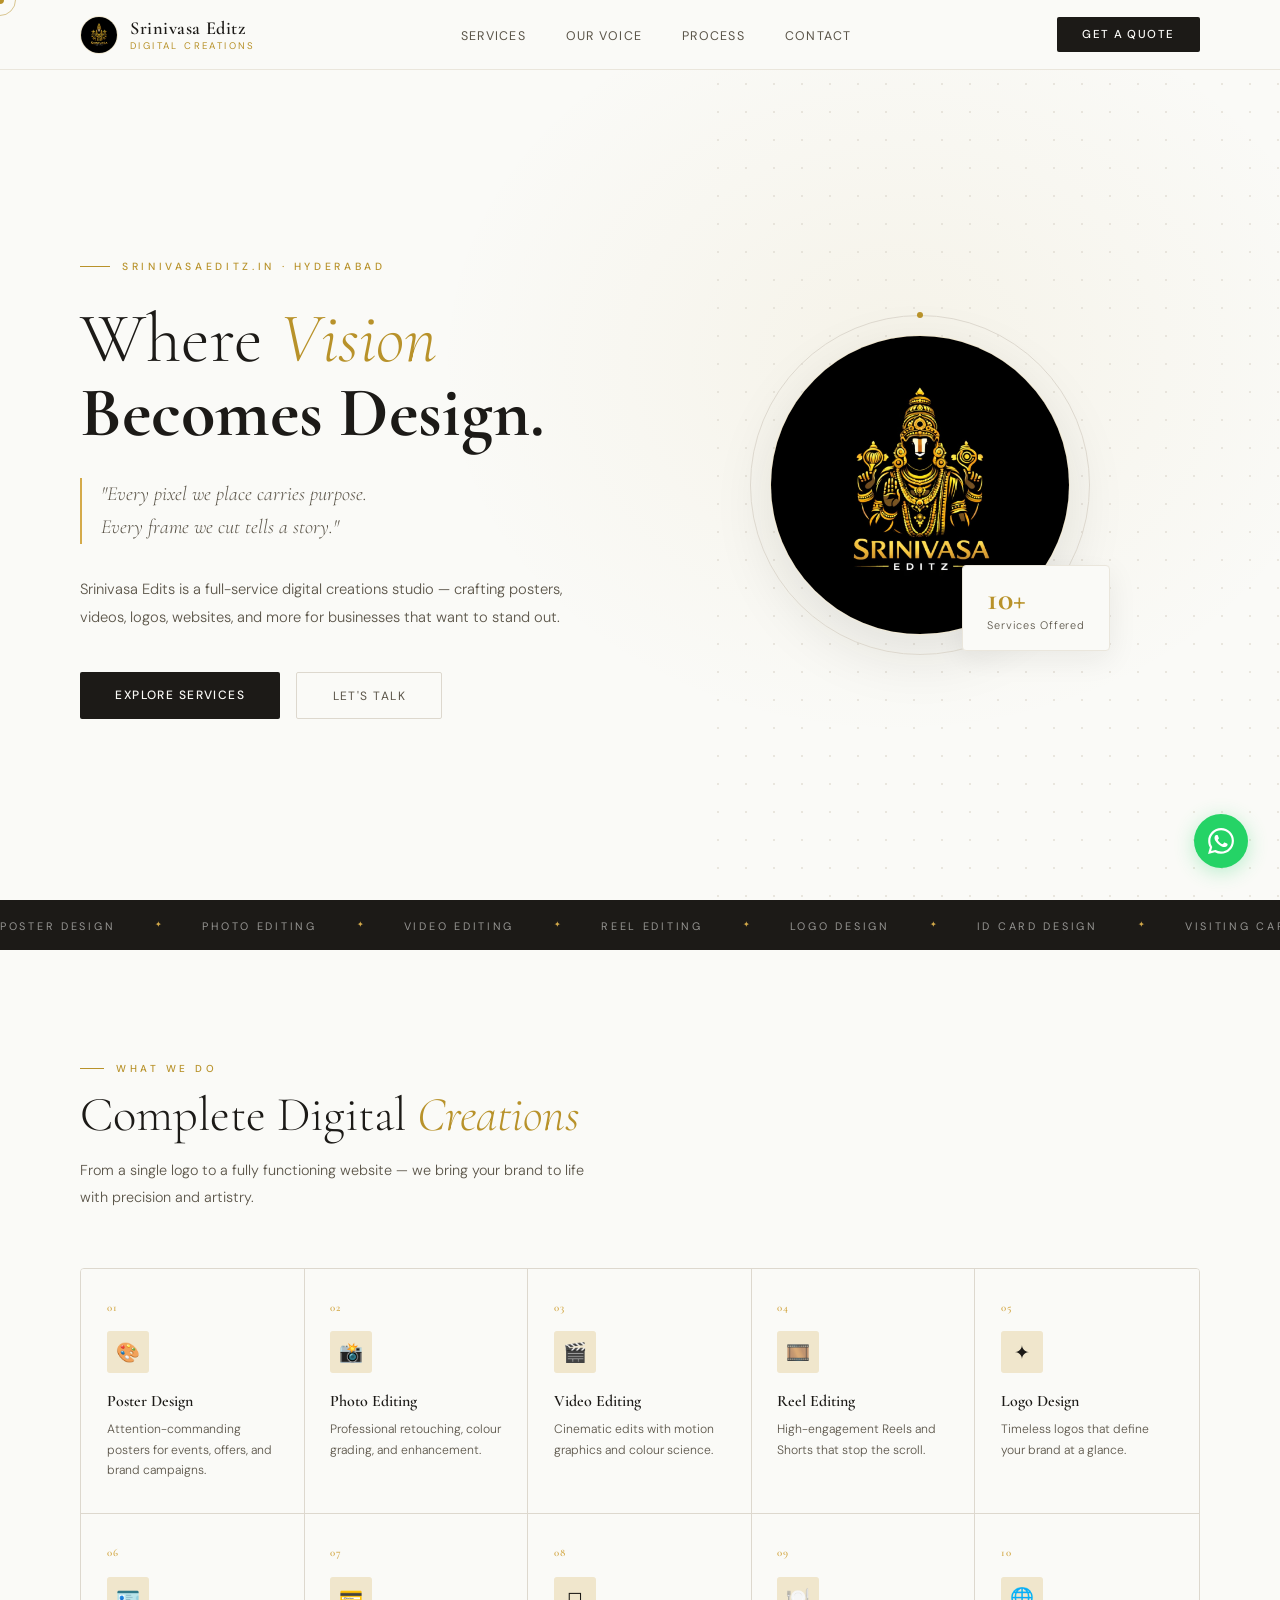
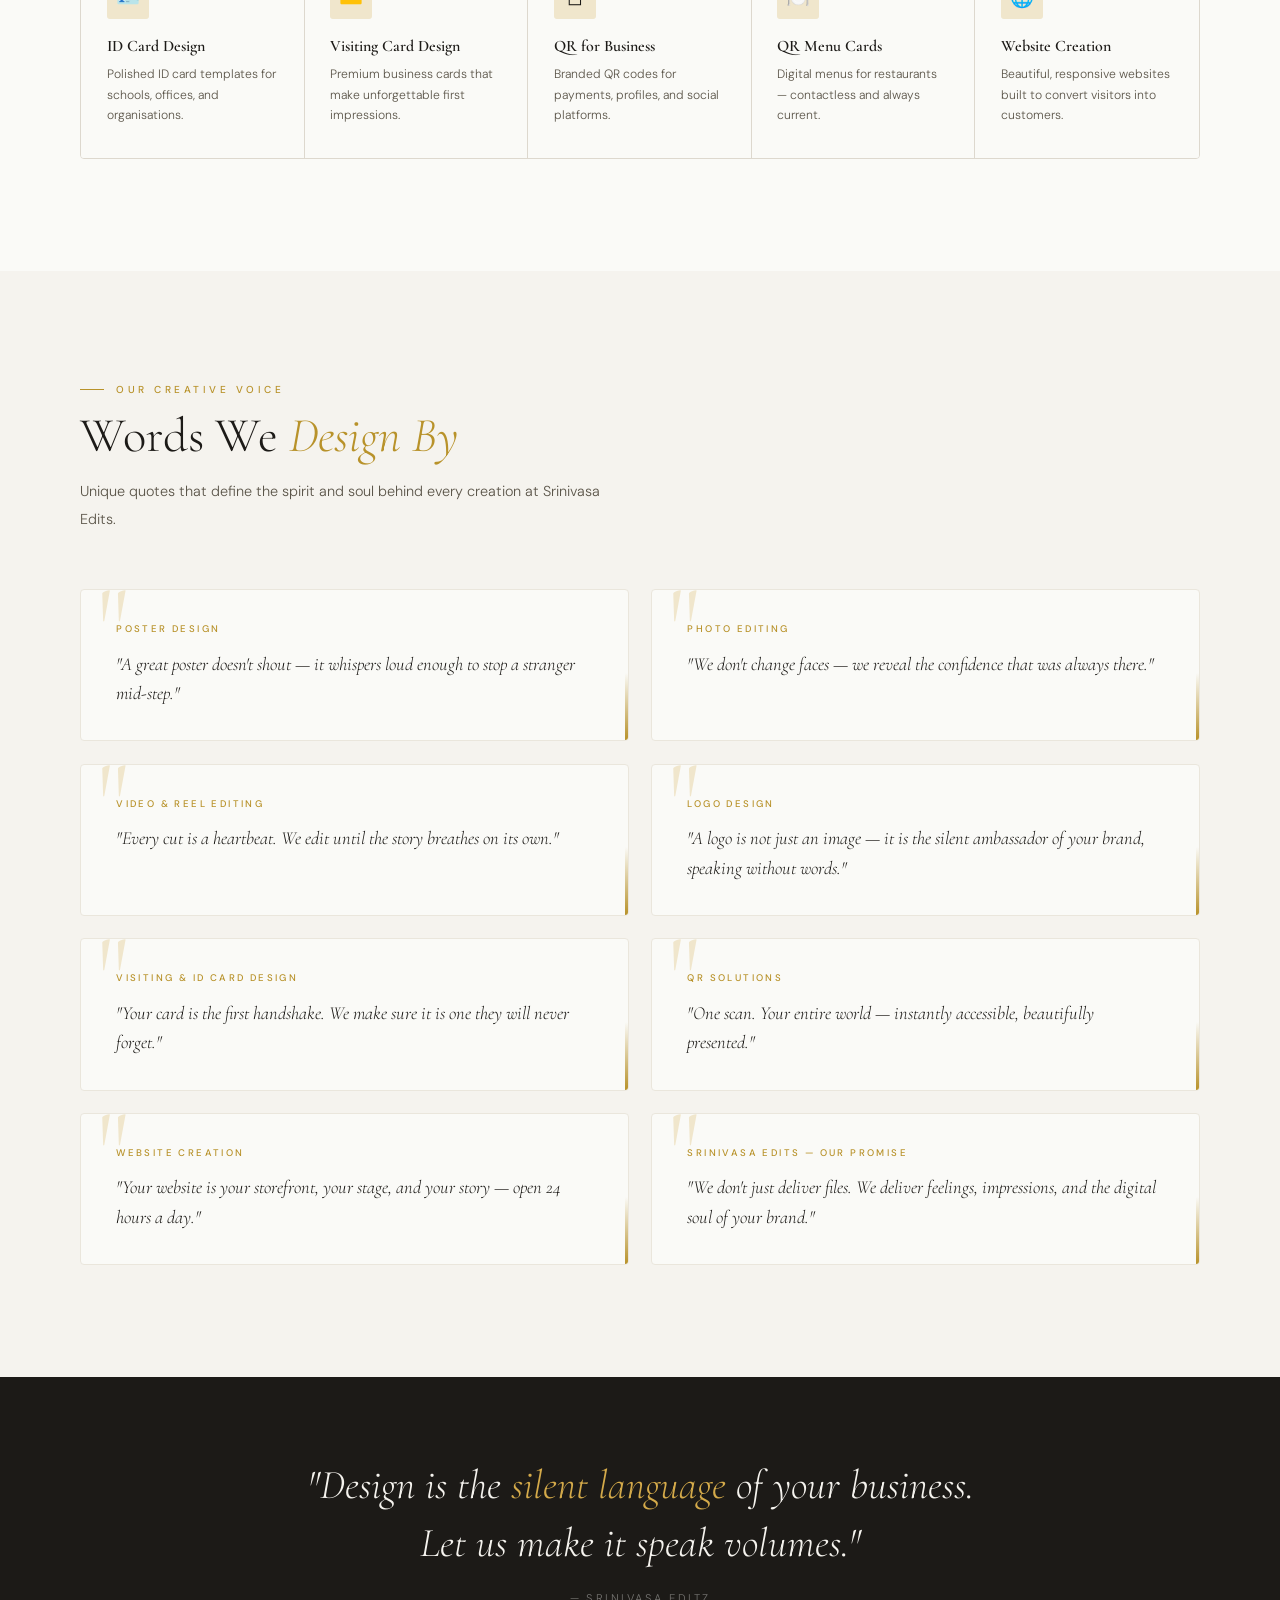
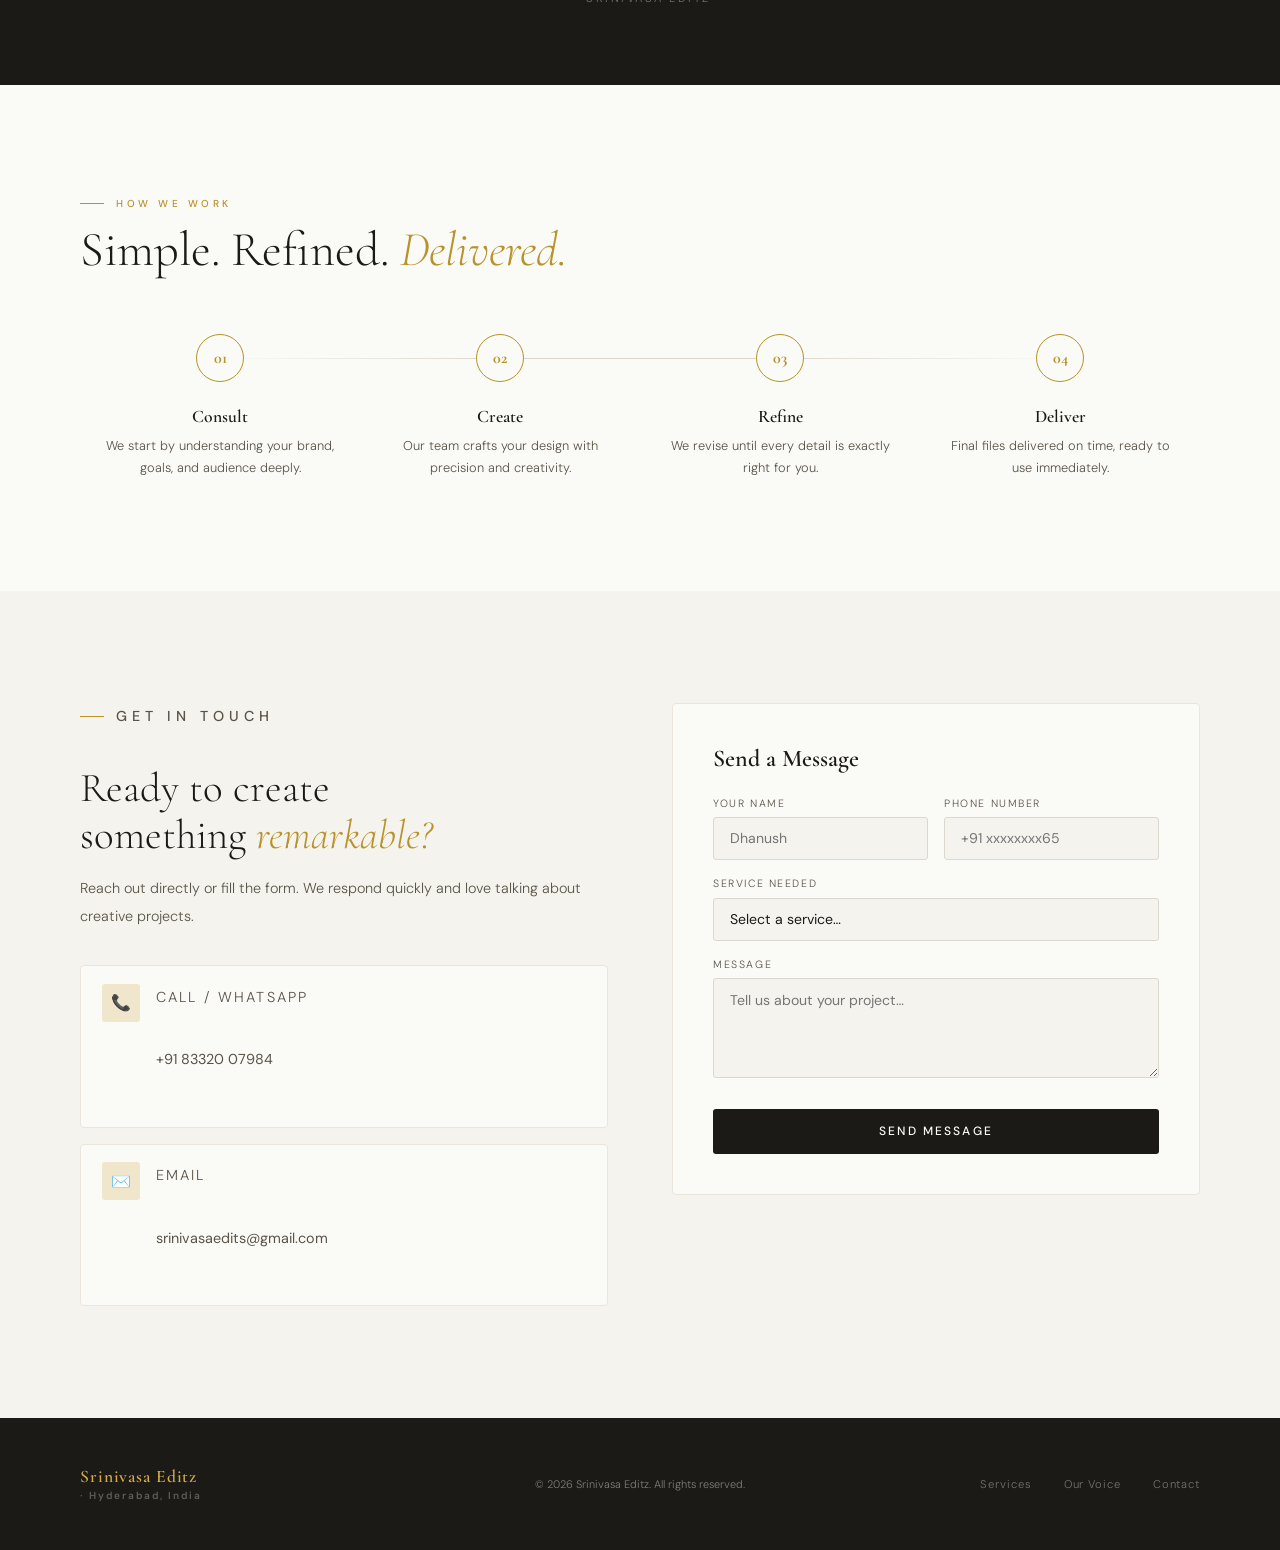
<file: index.html>
<!DOCTYPE html>
<html lang="en">
<head>
<meta charset="UTF-8">
<meta name="viewport" content="width=device-width, initial-scale=1.0">
<title>Srinivasa Editz | Digital Creations Studio</title>
<link href="https://fonts.googleapis.com/css2?family=Cormorant+Garamond:ital,wght@0,300;0,400;0,600;0,700;1,300;1,400&family=DM+Sans:wght@300;400;500&display=swap" rel="stylesheet">
<link rel="stylesheet" href="style.css">
</head>
<body>

<div class="cursor" id="cursor"></div>
<div class="cursor-ring" id="cursor-ring"></div>

<nav>
  <a class="nav-brand" href="#">
    <img class="nav-brand-logo" src="logo.jpeg" alt="Srinivasa Editz Logo" onerror="this.style.display='none'">
    <div>
      <span class="nav-brand-name">Srinivasa Editz</span>
      <span class="nav-brand-sub">Digital Creations</span>
    </div>
  </a>
  <ul class="nav-links">
    <li><a href="#services">Services</a></li>
    <li><a href="#creations">Our Voice</a></li>
    <li><a href="#process">Process</a></li>
    <li><a href="#contact">Contact</a></li>
  </ul>
  <a class="nav-cta" href="#contact">Get a Quote</a>
</nav>

<section class="hero">
  <div class="hero-bg"></div>
  <div class="hero-dots"></div>
  <div class="hero-left">
    <span class="hero-eyebrow">srinivasaeditz.in · Hyderabad</span>
    <h1 class="hero-h1">
      Where <em>Vision</em><br>
      <strong>Becomes Design.</strong>
    </h1>
    <p class="hero-quote">"Every pixel we place carries purpose.<br>Every frame we cut tells a story."</p>
    <p class="hero-desc">Srinivasa Edits is a full-service digital creations studio — crafting posters, videos, logos, websites, and more for businesses that want to stand out.</p>
    <div class="hero-btns">
      <a class="btn-primary" href="#services">Explore Services</a>
      <a class="btn-outline" href="#contact">Let's Talk</a>
    </div>
  </div>
  <div class="hero-right">
    <div class="hero-logo-wrap">
      <div class="hero-logo-ring"></div>
      <img class="hero-logo-img" src="logo.jpeg" alt="Srinivasa Edits" onerror="this.style.background='#EDE9E0'">
      <div class="hero-badge">
        <div class="hero-badge-num">10+</div>
        <div class="hero-badge-label">Services Offered</div>
      </div>
    </div>
  </div>
</section>

<div class="marquee-wrap">
  <div class="marquee-track">
    <span class="marquee-item">Poster Design</span><span class="marquee-dot">✦</span>
    <span class="marquee-item">Photo Editing</span><span class="marquee-dot">✦</span>
    <span class="marquee-item">Video Editing</span><span class="marquee-dot">✦</span>
    <span class="marquee-item">Reel Editing</span><span class="marquee-dot">✦</span>
    <span class="marquee-item">Logo Design</span><span class="marquee-dot">✦</span>
    <span class="marquee-item">ID Card Design</span><span class="marquee-dot">✦</span>
    <span class="marquee-item">Visiting Card</span><span class="marquee-dot">✦</span>
    <span class="marquee-item">QR Generation</span><span class="marquee-dot">✦</span>
    <span class="marquee-item">QR Menu Cards</span><span class="marquee-dot">✦</span>
    <span class="marquee-item">Website Creation</span><span class="marquee-dot">✦</span>
    <span class="marquee-item">Poster Design</span><span class="marquee-dot">✦</span>
    <span class="marquee-item">Photo Editing</span><span class="marquee-dot">✦</span>
    <span class="marquee-item">Video Editing</span><span class="marquee-dot">✦</span>
    <span class="marquee-item">Reel Editing</span><span class="marquee-dot">✦</span>
    <span class="marquee-item">Logo Design</span><span class="marquee-dot">✦</span>
    <span class="marquee-item">ID Card Design</span><span class="marquee-dot">✦</span>
    <span class="marquee-item">Visiting Card</span><span class="marquee-dot">✦</span>
    <span class="marquee-item">QR Generation</span><span class="marquee-dot">✦</span>
    <span class="marquee-item">QR Menu Cards</span><span class="marquee-dot">✦</span>
    <span class="marquee-item">Website Creation</span><span class="marquee-dot">✦</span>
  </div>
</div>

<section id="services">
  <div class="section-header reveal">
    <p class="section-label">What We Do</p>
    <h2 class="section-title">Complete Digital <em>Creations</em></h2>
    <p class="section-desc">From a single logo to a fully functioning website — we bring your brand to life with precision and artistry.</p>
  </div>
  <div class="services-grid reveal">
   <a href="poster.html" class="service-card">
    <p class="service-num">01</p>
    <div class="service-icon-box">🎨</div>
    <p class="service-name">Poster Design</p>
    <p class="service-desc">
        Attention-commanding posters for events, offers, and brand campaigns.
    </p>
    </a>
    <div class="service-card">
      <p class="service-num">02</p>
      <div class="service-icon-box">📸</div>
      <p class="service-name">Photo Editing</p>
      <p class="service-desc">Professional retouching, colour grading, and enhancement.</p>
    </div>
    <div class="service-card">
      <p class="service-num">03</p>
      <div class="service-icon-box">🎬</div>
      <p class="service-name">Video Editing</p>
      <p class="service-desc">Cinematic edits with motion graphics and colour science.</p>
    </div>
    <div class="service-card">
      <p class="service-num">04</p>
      <div class="service-icon-box">🎞️</div>
      <p class="service-name">Reel Editing</p>
      <p class="service-desc">High-engagement Reels and Shorts that stop the scroll.</p>
    </div>
    <div class="service-card">
      <p class="service-num">05</p>
      <div class="service-icon-box">✦</div>
      <p class="service-name">Logo Design</p>
      <p class="service-desc">Timeless logos that define your brand at a glance.</p>
    </div>
    <div class="service-card">
      <p class="service-num">06</p>
      <div class="service-icon-box">🪪</div>
      <p class="service-name">ID Card Design</p>
      <p class="service-desc">Polished ID card templates for schools, offices, and organisations.</p>
    </div>
    <div class="service-card">
      <p class="service-num">07</p>
      <div class="service-icon-box">💳</div>
      <p class="service-name">Visiting Card Design</p>
      <p class="service-desc">Premium business cards that make unforgettable first impressions.</p>
    </div>
    <div class="service-card">
      <p class="service-num">08</p>
      <div class="service-icon-box">◻</div>
      <p class="service-name">QR for Business</p>
      <p class="service-desc">Branded QR codes for payments, profiles, and social platforms.</p>
    </div>
    <div class="service-card">
      <p class="service-num">09</p>
      <div class="service-icon-box">🍽️</div>
      <p class="service-name">QR Menu Cards</p>
      <p class="service-desc">Digital menus for restaurants — contactless and always current.</p>
    </div>
    <div class="service-card">
      <p class="service-num">10</p>
      <div class="service-icon-box">🌐</div>
      <p class="service-name">Website Creation</p>
      <p class="service-desc">Beautiful, responsive websites built to convert visitors into customers.</p>
    </div>
  </div>
</section>

<section id="creations" style="background: var(--warm-white);">
  <div class="section-header reveal">
    <p class="section-label">Our Creative Voice</p>
    <h2 class="section-title">Words We <em>Design By</em></h2>
    <p class="section-desc">Unique quotes that define the spirit and soul behind every creation at Srinivasa Edits.</p>
  </div>
  <div class="quotes-grid">
    <div class="quote-card reveal">
      <p class="quote-card-service">Poster Design</p>
      <p class="quote-card-text">"A great poster doesn't shout — it whispers loud enough to stop a stranger mid-step."</p>
      <div class="quote-card-accent"></div>
    </div>
    <div class="quote-card reveal reveal-delay-1">
      <p class="quote-card-service">Photo Editing</p>
      <p class="quote-card-text">"We don't change faces — we reveal the confidence that was always there."</p>
      <div class="quote-card-accent"></div>
    </div>
    <div class="quote-card reveal reveal-delay-2">
      <p class="quote-card-service">Video & Reel Editing</p>
      <p class="quote-card-text">"Every cut is a heartbeat. We edit until the story breathes on its own."</p>
      <div class="quote-card-accent"></div>
    </div>
    <div class="quote-card reveal reveal-delay-3">
      <p class="quote-card-service">Logo Design</p>
      <p class="quote-card-text">"A logo is not just an image — it is the silent ambassador of your brand, speaking without words."</p>
      <div class="quote-card-accent"></div>
    </div>
    <div class="quote-card reveal">
      <p class="quote-card-service">Visiting & ID Card Design</p>
      <p class="quote-card-text">"Your card is the first handshake. We make sure it is one they will never forget."</p>
      <div class="quote-card-accent"></div>
    </div>
    <div class="quote-card reveal reveal-delay-1">
      <p class="quote-card-service">QR Solutions</p>
      <p class="quote-card-text">"One scan. Your entire world — instantly accessible, beautifully presented."</p>
      <div class="quote-card-accent"></div>
    </div>
    <div class="quote-card reveal reveal-delay-2">
      <p class="quote-card-service">Website Creation</p>
      <p class="quote-card-text">"Your website is your storefront, your stage, and your story — open 24 hours a day."</p>
      <div class="quote-card-accent"></div>
    </div>
    <div class="quote-card reveal reveal-delay-3">
      <p class="quote-card-service">Srinivasa Edits — Our Promise</p>
      <p class="quote-card-text">"We don't just deliver files. We deliver feelings, impressions, and the digital soul of your brand."</p>
      <div class="quote-card-accent"></div>
    </div>
  </div>
</section>

<div class="quote-banner reveal">
  <p class="quote-banner-text">"Design is the <span>silent language</span> of your business.<br>Let us make it speak volumes."</p>
  <p class="quote-banner-attr">— Srinivasa Editz </p>
</div>

<section id="process">
  <div class="section-header reveal">
    <p class="section-label">How We Work</p>
    <h2 class="section-title">Simple. Refined. <em>Delivered.</em></h2>
  </div>
  <div class="process-steps reveal">
    <div class="process-step">
      <div class="step-dot">01</div>
      <p class="step-title">Consult</p>
      <p class="step-desc">We start by understanding your brand, goals, and audience deeply.</p>
    </div>
    <div class="process-step">
      <div class="step-dot">02</div>
      <p class="step-title">Create</p>
      <p class="step-desc">Our team crafts your design with precision and creativity.</p>
    </div>
    <div class="process-step">
      <div class="step-dot">03</div>
      <p class="step-title">Refine</p>
      <p class="step-desc">We revise until every detail is exactly right for you.</p>
    </div>
    <div class="process-step">
      <div class="step-dot">04</div>
      <p class="step-title">Deliver</p>
      <p class="step-desc">Final files delivered on time, ready to use immediately.</p>
    </div>
  </div>
</section>

<section id="contact">
  <div class="contact-grid">
    <div class="contact-left reveal">
      <p class="section-label">Get In Touch</p>
      <h2>Ready to create<br>something <em>remarkable?</em></h2>
      <p>Reach out directly or fill the form. We respond quickly and love talking about creative projects.</p>
      <div class="contact-items">
        <a class="contact-item" href="tel:+917416120200">
          <div class="contact-item-icon">📞</div>
          <div>
            <p class="contact-item-label">Call / WhatsApp</p>
            <p class="contact-item-val">+91 83320 07984</p>
          </div>
        </a>
        <a class="contact-item" href="mailto:srinivasaedits@gmail.com">
          <div class="contact-item-icon">✉️</div>
          <div>
            <p class="contact-item-label">Email</p>
            <p class="contact-item-val">srinivasaedits@gmail.com</p>
          </div>
        </a>
       
      </div>
    </div>
    <div class="contact-right reveal reveal-delay-1">
      <h3>Send a Message</h3>
      <form id="form">
        <!-- Hidden fields for Web3Forms -->
        <input type="hidden" name="access_key" value="932d1c37-3242-4218-8964-0911e342487c">
        <input type="hidden" name="subject" value="New Message from Srinivasa Editz">
        <input type="hidden" name="from_name" value="Srinivasa Editz Website">

        <div class="form-row">
          <div class="form-group">
            <label>Your Name</label>
            <input type="text" name="name" required placeholder="Dhanush ">
          </div>

          <div class="form-group">
            <label>Phone Number</label>
            <input type="tel" name="phone" required placeholder="+91 xxxxxxxx65">
          </div>
        </div>

        <div class="form-group">
          <label>Service Needed</label>
          <select name="service" required>
            <option value="">Select a service…</option>
            <option>Poster Design</option>
            <option>Photo Editing</option>
            <option>Video Editing</option>
            <option>Reel Editing</option>
            <option>Logo Design</option>
            <option>ID Card Design</option>
            <option>Visiting Card Design</option>
            <option>QR for Business</option>
            <option>QR Menu Card</option>
            <option>Website Creation</option>
          </select>
        </div>

        <div class="form-group">
          <label>Message</label>
          <textarea name="message" required placeholder="Tell us about your project…"></textarea>
        </div>

        <button type="submit" class="form-submit">Send Message</button>
      </form>
    </div>
  </div>
</section>

<footer>
  <div class="footer-brand">
    Srinivasa Editz
    <small>· Hyderabad, India</small>
  </div>
  <p class="footer-copy">&copy; 2026 Srinivasa Editz. All rights reserved.</p>
  <div class="footer-links">
    <a href="#services">Services</a>
    <a href="#creations">Our Voice</a>
    <a href="#contact">Contact</a>
  
  </div>
</footer>

<a class="wa-float" href="https://wa.me/918332007984?text=Hi%20Srinivasa%20Edits%2C%20I%27d%20like%20to%20discuss%20a%20project!">
  <svg viewBox="0 0 24 24"><path d="M17.472 14.382c-.297-.149-1.758-.867-2.03-.967-.273-.099-.471-.148-.67.15-.197.297-.767.966-.94 1.164-.173.199-.347.223-.644.075-.297-.15-1.255-.463-2.39-1.475-.883-.788-1.48-1.761-1.653-2.059-.173-.297-.018-.458.13-.606.134-.133.298-.347.446-.52.149-.174.198-.298.298-.497.099-.198.05-.371-.025-.52-.075-.149-.669-1.612-.916-2.207-.242-.579-.487-.5-.669-.51-.173-.008-.371-.01-.57-.01-.198 0-.52.074-.792.372-.272.297-1.04 1.016-1.04 2.479 0 1.462 1.065 2.875 1.213 3.074.149.198 2.096 3.2 5.077 4.487.709.306 1.262.489 1.694.625.712.227 1.36.195 1.871.118.571-.085 1.758-.719 2.006-1.413.248-.694.248-1.289.173-1.413-.074-.124-.272-.198-.57-.347m-5.421 7.403h-.004a9.87 9.87 0 01-5.031-1.378l-.361-.214-3.741.982.998-3.648-.235-.374a9.86 9.86 0 01-1.51-5.26c.001-5.45 4.436-9.884 9.888-9.884 2.64 0 5.122 1.03 6.988 2.898a9.825 9.825 0 012.893 6.994c-.003 5.45-4.437 9.884-9.885 9.884m8.413-18.297A11.815 11.815 0 0012.05 0C5.495 0 .16 5.335.157 11.892c0 2.096.547 4.142 1.588 5.945L.057 24l6.305-1.654a11.882 11.882 0 005.683 1.448h.005c6.554 0 11.89-5.335 11.893-11.893a11.821 11.821 0 00-3.48-8.413z"/></svg>
</a>

<script src="script.js"></script>
</body>
</html>
</file>
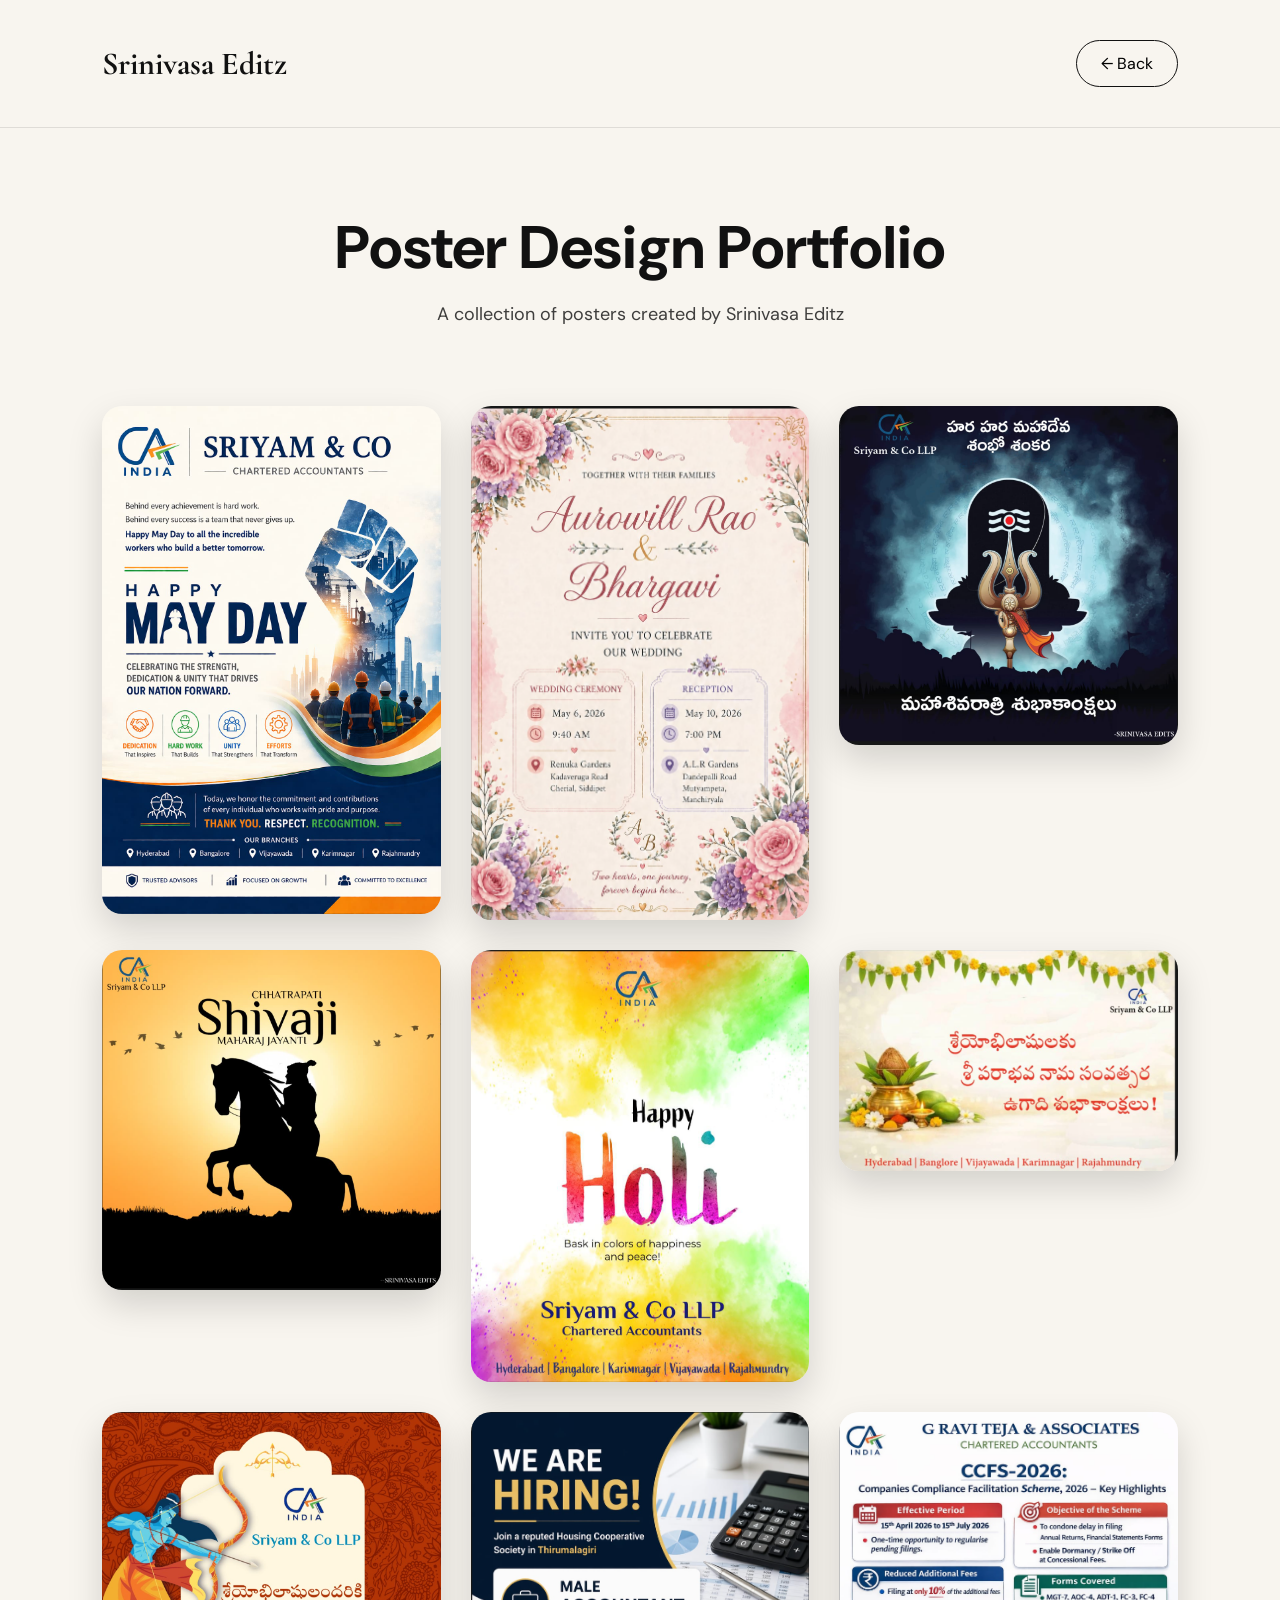
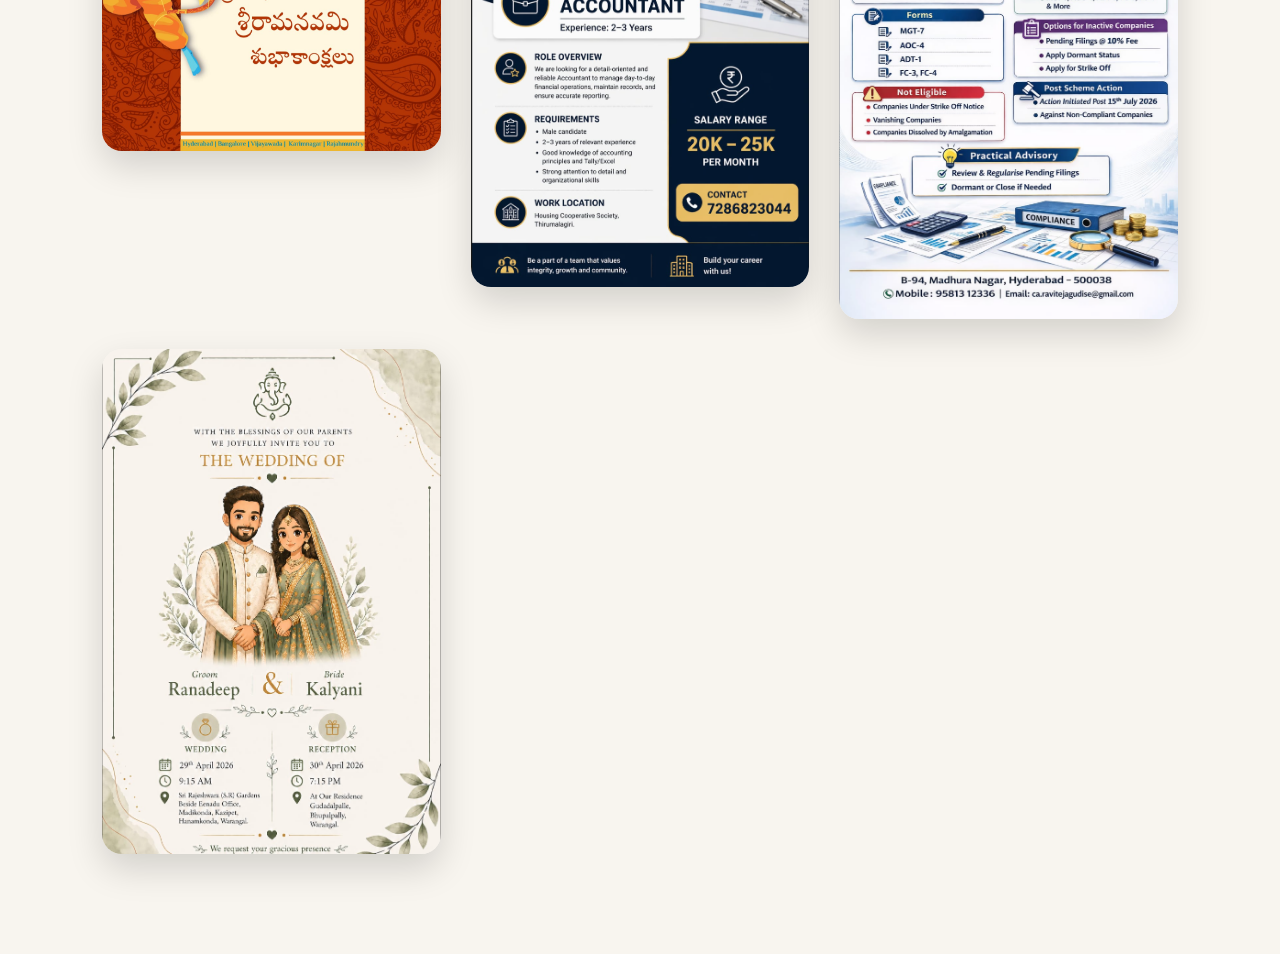
<file: poster.html>
<!DOCTYPE html>
<html lang="en">
<head>
<meta charset="UTF-8">
<meta name="viewport" content="width=device-width, initial-scale=1.0">
<title>Poster Portfolio | Srinivasa Editz</title>

<link href="https://fonts.googleapis.com/css2?family=Cormorant+Garamond:wght@400;600;700&family=DM+Sans:wght@300;400;500&display=swap" rel="stylesheet">

<style>

*{
margin:0;
padding:0;
box-sizing:border-box;
}

body{
font-family:'DM Sans',sans-serif;
background:#f8f5ef;
color:#111;
}

.header{
padding:40px 8%;
display:flex;
justify-content:space-between;
align-items:center;
border-bottom:1px solid rgba(0,0,0,.1);
}

.logo{
font-family:'Cormorant Garamond',serif;
font-size:32px;
font-weight:700;
}

.back-btn{
text-decoration:none;
color:black;
padding:12px 24px;
border:1px solid #111;
border-radius:50px;
transition:.3s;
}

.back-btn:hover{
background:#111;
color:white;
}

.hero{
padding:80px 8%;
text-align:center;
}

.hero h1{
font-size:60px;
margin-bottom:15px;
}

.hero p{
font-size:18px;
opacity:.8;
}

.gallery{
padding:0 8% 100px;
display:grid;
grid-template-columns:repeat(auto-fit,minmax(320px,1fr));
gap:30px;
}

.gallery img{
width:100%;
border-radius:20px;
cursor:pointer;
transition:.4s;
box-shadow:0 15px 35px rgba(0,0,0,.15);
}

.gallery img:hover{
transform:translateY(-8px);
}

.lightbox{
position:fixed;
top:0;
left:0;
width:100%;
height:100%;
background:rgba(0,0,0,.9);
display:none;
justify-content:center;
align-items:center;
z-index:9999;
}

.lightbox img{
max-width:90%;
max-height:90%;
border-radius:12px;
}

.close{
position:absolute;
top:30px;
right:40px;
font-size:40px;
color:white;
cursor:pointer;
}

</style>
</head>

<body>

<div class="header">
<div class="logo">Srinivasa Editz</div>
<a href="index.html" class="back-btn">← Back</a>
</div>

<section class="hero">
<h1>Poster Design Portfolio</h1>
<p>A collection of posters created by Srinivasa Editz</p>
</section>

<div class="gallery">

<img src="images/posters/poster.jpeg" onclick="openImage(this.src)">
<img src="images/posters/poster1.png" onclick="openImage(this.src)">
<img src="images/posters/poster2.png" onclick="openImage(this.src)">
<img src="images/posters/poster3.png" onclick="openImage(this.src)">
<img src="images/posters/poster4.png" onclick="openImage(this.src)">
<img src="images/posters/poster5.png" onclick="openImage(this.src)">
<img src="images/posters/poster6.png" onclick="openImage(this.src)">
<img src="images/posters/poster7.png" onclick="openImage(this.src)">
<img src="images/posters/poster8.png" onclick="openImage(this.src)">
<img src="images/posters/poster9.png" onclick="openImage(this.src)">

</div>

<div class="lightbox" id="lightbox">
<span class="close" onclick="closeImage()">×</span>
<img id="preview">
</div>

<script>

function openImage(src){
document.getElementById("lightbox").style.display="flex";
document.getElementById("preview").src=src;
}

function closeImage(){
document.getElementById("lightbox").style.display="none";
}

</script>

</body>
</html>
</file>
<file: style.css>
:root {
    --cream: #FAFAF7;
    --warm-white: #F5F3EE;
    --paper: #EDE9E0;
    --gold: #B8922A;
    --gold-light: #D4AA4A;
    --gold-pale: #F0E6CC;
    --ink: #1C1A17;
    --ink-muted: #5A5448;
    --ink-light: #8A8278;
    --accent: #C4763A;
    --border: #DDD8CE;
    --border-light: #EAE6DC;
  }
  *, *::before, *::after { box-sizing: border-box; margin: 0; padding: 0; }
  html { scroll-behavior: smooth; }
  body {
    background: var(--cream);
    color: var(--ink);
    font-family: 'DM Sans', sans-serif;
    font-weight: 300;
    overflow-x: hidden;
    cursor: none;
  }
  .cursor {
    position: fixed;
    width: 8px; height: 8px;
    background: var(--gold);
    border-radius: 50%;
    pointer-events: none;
    z-index: 10000;
    transform: translate(-50%, -50%);
  }
  .cursor-ring {
    position: fixed;
    width: 32px; height: 32px;
    border: 1px solid var(--gold);
    border-radius: 50%;
    pointer-events: none;
    z-index: 9999;
    transform: translate(-50%, -50%);
    opacity: 0.5;
    transition: width 0.3s, height 0.3s, opacity 0.3s;
  }

  /* NAV */
  nav {
    position: fixed; top: 0; left: 0; right: 0; z-index: 500;
    background: rgba(250,250,247,0.94);
    backdrop-filter: blur(12px);
    border-bottom: 1px solid var(--border-light);
    display: flex; align-items: center; justify-content: space-between;
    padding: 0 5rem; height: 70px;
  }
  .nav-brand { display: flex; align-items: center; gap: 0.75rem; text-decoration: none; }
  .nav-brand-logo { width: 38px; height: 38px; border-radius: 50%; object-fit: cover; border: 1.5px solid var(--gold-pale); }
  .nav-brand-name { font-family: 'Cormorant Garamond', serif; font-size: 1.15rem; font-weight: 600; color: var(--ink); letter-spacing: 0.03em; display: block; line-height: 1.2; }
  .nav-brand-sub { font-size: 0.6rem; letter-spacing: 0.25em; text-transform: uppercase; color: var(--gold); font-weight: 400; display: block; }
  .nav-links { display: flex; gap: 2.5rem; list-style: none; }
  .nav-links a { font-size: 0.78rem; letter-spacing: 0.1em; text-transform: uppercase; color: var(--ink-muted); text-decoration: none; font-weight: 400; transition: color 0.25s; }
  .nav-links a:hover { color: var(--ink); }
  .nav-cta { font-size: 0.72rem; letter-spacing: 0.12em; text-transform: uppercase; color: var(--cream); background: var(--ink); padding: 0.65rem 1.6rem; text-decoration: none; font-weight: 500; transition: background 0.3s; border-radius: 2px; }
  .nav-cta:hover { background: var(--gold); }

  /* HERO */
  .hero {
    min-height: 100vh;
    display: grid; grid-template-columns: 1fr 1fr;
    align-items: center;
    padding: 70px 5rem 0;
    position: relative; overflow: hidden;
  }
  .hero-bg { position: absolute; inset: 0; background: radial-gradient(ellipse 60% 70% at 70% 40%, rgba(184,146,42,0.07) 0%, transparent 60%); pointer-events: none; }
  .hero-dots {
    position: absolute; right: 0; top: 70px; width: 45%; height: 100%;
    background-image: radial-gradient(circle, var(--border) 1px, transparent 1px);
    background-size: 28px 28px; opacity: 0.6; pointer-events: none;
  }
  .hero-left { position: relative; z-index: 2; padding-right: 4rem; }
  .hero-eyebrow {
    display: inline-flex; align-items: center; gap: 0.75rem;
    font-size: 0.65rem; letter-spacing: 0.35em; text-transform: uppercase;
    color: var(--gold); font-weight: 500; margin-bottom: 1.8rem;
    animation: fadeUp 0.7s ease both;
  }
  .hero-eyebrow::before { content: ''; width: 30px; height: 1px; background: var(--gold); }
  .hero-h1 { font-family: 'Cormorant Garamond', serif; font-size: clamp(3.2rem, 5.5vw, 5.2rem); font-weight: 300; line-height: 1.05; color: var(--ink); animation: fadeUp 0.7s 0.1s ease both; }
  .hero-h1 em { font-style: italic; color: var(--gold); }
  .hero-h1 strong { font-weight: 700; display: block; }
  .hero-quote {
    font-family: 'Cormorant Garamond', serif; font-size: 1.25rem; font-style: italic;
    color: var(--ink-muted); line-height: 1.65; margin: 1.8rem 0 2rem;
    padding-left: 1.2rem; border-left: 2px solid var(--gold-light);
    animation: fadeUp 0.7s 0.2s ease both;
  }
  .hero-desc { font-size: 0.92rem; color: var(--ink-muted); line-height: 1.9; margin-bottom: 2.5rem; animation: fadeUp 0.7s 0.3s ease both; }
  .hero-btns { display: flex; gap: 1rem; animation: fadeUp 0.7s 0.4s ease both; }
  .btn-primary { background: var(--ink); color: var(--cream); padding: 0.9rem 2.2rem; font-size: 0.75rem; letter-spacing: 0.12em; text-transform: uppercase; font-weight: 500; text-decoration: none; border-radius: 2px; transition: background 0.3s; font-family: 'DM Sans', sans-serif; }
  .btn-primary:hover { background: var(--gold); }
  .btn-outline { border: 1px solid var(--border); color: var(--ink-muted); padding: 0.9rem 2.2rem; font-size: 0.75rem; letter-spacing: 0.12em; text-transform: uppercase; font-weight: 400; text-decoration: none; border-radius: 2px; transition: all 0.3s; font-family: 'DM Sans', sans-serif; }
  .btn-outline:hover { border-color: var(--gold); color: var(--gold); }
  .hero-right { position: relative; z-index: 2; display: flex; align-items: center; justify-content: center; animation: fadeUp 0.9s 0.3s ease both; }
  .hero-logo-wrap { position: relative; width: 300px; height: 300px; }
  .hero-logo-ring { position: absolute; inset: -20px; border: 1px solid var(--border); border-radius: 50%; animation: spinRing 20s linear infinite; }
  .hero-logo-ring::before { content: ''; position: absolute; top: -4px; left: 50%; transform: translateX(-50%); width: 6px; height: 6px; background: var(--gold); border-radius: 50%; }
  @keyframes spinRing { from { transform: rotate(0deg); } to { transform: rotate(360deg); } }
  .hero-logo-img { width: 100%; height: 100%; border-radius: 50%; object-fit: cover; border: 1.5px solid var(--gold-pale); box-shadow: 0 20px 60px rgba(28,26,23,0.1); }
  .hero-badge { position: absolute; bottom: -1rem; right: -2.5rem; background: var(--cream); border: 1px solid var(--border-light); padding: 1.1rem 1.5rem; border-radius: 4px; box-shadow: 0 8px 30px rgba(28,26,23,0.07); }
  .hero-badge-num { font-family: 'Cormorant Garamond', serif; font-size: 2rem; font-weight: 700; color: var(--gold); line-height: 1; }
  .hero-badge-label { font-size: 0.68rem; color: var(--ink-muted); letter-spacing: 0.08em; margin-top: 3px; }
  @keyframes fadeUp { from { opacity: 0; transform: translateY(20px); } to { opacity: 1; transform: translateY(0); } }

  /* MARQUEE */
  .marquee-wrap { background: var(--ink); padding: 0.9rem 0; overflow: hidden; white-space: nowrap; }
  .marquee-track { display: inline-flex; gap: 2.5rem; animation: marquee 22s linear infinite; }
  .marquee-item { font-size: 0.68rem; letter-spacing: 0.25em; text-transform: uppercase; color: rgba(250,250,247,0.55); font-weight: 400; }
  .marquee-dot { color: var(--gold-light); font-size: 0.5rem; }
  @keyframes marquee { from { transform: translateX(0); } to { transform: translateX(-50%); } }

  /* SECTION COMMONS */
  section { padding: 7rem 5rem; }
  .section-label { font-size: 0.63rem; letter-spacing: 0.35em; text-transform: uppercase; color: var(--gold); font-weight: 500; margin-bottom: 0.75rem; display: flex; align-items: center; gap: 0.75rem; }
  .section-label::before { content: ''; width: 24px; height: 1px; background: var(--gold); }
  .section-title { font-family: 'Cormorant Garamond', serif; font-size: clamp(2rem, 3.8vw, 3.2rem); font-weight: 300; color: var(--ink); line-height: 1.15; }
  .section-title em { font-style: italic; color: var(--gold); }
  .section-desc { font-size: 0.9rem; color: var(--ink-muted); line-height: 1.9; max-width: 520px; margin-top: 0.9rem; }
  .section-header { margin-bottom: 3.5rem; }

  /* SERVICES */
  #services { background: var(--cream); }
  .services-grid { display: grid; grid-template-columns: repeat(5, 1fr); border: 1px solid var(--border); border-radius: 4px; overflow: hidden; }
  .service-card { padding: 2rem 1.6rem; border-right: 1px solid var(--border); border-bottom: 1px solid var(--border); background: var(--cream); transition: background 0.3s; position: relative; overflow: hidden; }
  .service-card:nth-child(5n) { border-right: none; }
  .service-card:nth-last-child(-n+5) { border-bottom: none; }
  .service-card::after { content: ''; position: absolute; bottom: 0; left: 0; width: 100%; height: 2px; background: linear-gradient(to right, var(--gold), var(--accent)); transform: scaleX(0); transition: transform 0.35s; transform-origin: left; }
  .service-card:hover { background: var(--warm-white); }
  .service-card:hover::after { transform: scaleX(1); }
  .service-num { font-family: 'Cormorant Garamond', serif; font-size: 0.68rem; color: var(--gold-light); letter-spacing: 0.1em; margin-bottom: 1.1rem; font-weight: 600; }
  .service-icon-box { width: 42px; height: 42px; background: var(--gold-pale); border-radius: 3px; display: flex; align-items: center; justify-content: center; margin-bottom: 1.1rem; font-size: 1.2rem; transition: background 0.3s; }
  .service-card:hover .service-icon-box { background: var(--paper); }
  .service-name { font-family: 'Cormorant Garamond', serif; font-size: 1rem; font-weight: 600; color: var(--ink); margin-bottom: 0.45rem; line-height: 1.3; }
  .service-desc { font-size: 0.76rem; color: var(--ink-muted); line-height: 1.7; }

  /* QUOTES */
  #creations { background: var(--warm-white); }
  .quotes-grid { display: grid; grid-template-columns: 1fr 1fr; gap: 1.4rem; }
  .quote-card { background: var(--cream); border: 1px solid var(--border-light); border-radius: 4px; padding: 2rem 2.2rem; position: relative; overflow: hidden; transition: box-shadow 0.3s, transform 0.3s; }
  .quote-card:hover { box-shadow: 0 12px 40px rgba(28,26,23,0.07); transform: translateY(-3px); }
  .quote-card::before { content: '"'; font-family: 'Cormorant Garamond', serif; font-size: 7rem; color: var(--gold-pale); position: absolute; top: -1.2rem; left: 1rem; line-height: 1; pointer-events: none; }
  .quote-card-service { font-size: 0.6rem; letter-spacing: 0.25em; text-transform: uppercase; color: var(--gold); font-weight: 500; margin-bottom: 0.9rem; }
  .quote-card-text { font-family: 'Cormorant Garamond', serif; font-size: 1.15rem; font-style: italic; color: var(--ink); line-height: 1.6; position: relative; z-index: 1; }
  .quote-card-accent { position: absolute; bottom: 0; right: 0; width: 3px; height: 45%; background: linear-gradient(to top, var(--gold), transparent); }

  /* QUOTE BANNER */
  .quote-banner { background: var(--ink); padding: 5rem; text-align: center; }
  .quote-banner-text { font-family: 'Cormorant Garamond', serif; font-size: clamp(1.8rem, 3.2vw, 2.8rem); font-weight: 300; font-style: italic; color: var(--warm-white); line-height: 1.4; max-width: 800px; margin: 0 auto 1.2rem; }
  .quote-banner-text span { color: var(--gold-light); }
  .quote-banner-attr { font-size: 0.7rem; letter-spacing: 0.22em; text-transform: uppercase; color: rgba(250,250,247,0.4); }

  /* PROCESS */
  #process { background: var(--cream); }
  .process-steps { display: grid; grid-template-columns: repeat(4, 1fr); position: relative; }
  .process-steps::before { content: ''; position: absolute; top: 24px; left: 12%; right: 12%; height: 1px; background: linear-gradient(to right, transparent, var(--border), var(--border), transparent); }
  .process-step { text-align: center; padding: 0 1.5rem; position: relative; z-index: 1; }
  .step-dot { width: 48px; height: 48px; background: var(--cream); border: 1.5px solid var(--gold); border-radius: 50%; display: flex; align-items: center; justify-content: center; margin: 0 auto 1.5rem; font-family: 'Cormorant Garamond', serif; font-size: 1rem; font-weight: 700; color: var(--gold); transition: all 0.3s; }
  .process-step:hover .step-dot { background: var(--gold); color: var(--cream); }
  .step-title { font-family: 'Cormorant Garamond', serif; font-size: 1.1rem; font-weight: 600; color: var(--ink); margin-bottom: 0.5rem; }
  .step-desc { font-size: 0.8rem; color: var(--ink-muted); line-height: 1.7; }

  /* CONTACT */
  #contact { background: var(--warm-white); }
  .contact-grid { display: grid; grid-template-columns: 1fr 1fr; gap: 4rem; align-items: start; }
  .contact-left h2 { font-family: 'Cormorant Garamond', serif; font-size: clamp(1.9rem, 3.2vw, 2.8rem); font-weight: 300; line-height: 1.15; margin-bottom: 1rem; }
  .contact-left h2 em { font-style: italic; color: var(--gold); }
  .contact-left p { font-size: 0.9rem; color: var(--ink-muted); line-height: 1.9; margin-bottom: 2.2rem; }
  .contact-items { display: flex; flex-direction: column; gap: 1rem; }
  .contact-item { display: flex; align-items: flex-start; gap: 1rem; padding: 1.1rem 1.3rem; background: var(--cream); border: 1px solid var(--border-light); border-radius: 4px; text-decoration: none; transition: border-color 0.3s, box-shadow 0.3s; }
  .contact-item:hover { border-color: var(--gold); box-shadow: 0 4px 20px rgba(184,146,42,0.08); }
  .contact-item-icon { width: 38px; height: 38px; background: var(--gold-pale); border-radius: 3px; display: flex; align-items: center; justify-content: center; font-size: 1rem; flex-shrink: 0; }
  .contact-item-label { font-size: 0.62rem; letter-spacing: 0.15em; text-transform: uppercase; color: var(--ink-light); margin-bottom: 2px; }
  .contact-item-val { font-size: 0.9rem; color: var(--ink); font-weight: 400; }
  .contact-right { background: var(--cream); border: 1px solid var(--border-light); border-radius: 4px; padding: 2.5rem; }
  .contact-right h3 { font-family: 'Cormorant Garamond', serif; font-size: 1.5rem; font-weight: 600; margin-bottom: 1.5rem; color: var(--ink); }
  .form-group { margin-bottom: 1.1rem; }
  .form-group label { display: block; font-size: 0.66rem; letter-spacing: 0.15em; text-transform: uppercase; color: var(--ink-muted); margin-bottom: 0.45rem; }
  .form-group input, .form-group textarea, .form-group select { width: 100%; padding: 0.72rem 1rem; border: 1px solid var(--border); border-radius: 3px; font-family: 'DM Sans', sans-serif; font-size: 0.88rem; color: var(--ink); background: var(--warm-white); transition: border-color 0.3s; outline: none; appearance: none; }
  .form-group input:focus, .form-group textarea:focus, .form-group select:focus { border-color: var(--gold); }
  .form-group textarea { resize: vertical; min-height: 100px; }
  .form-row { display: grid; grid-template-columns: 1fr 1fr; gap: 1rem; }
  .form-submit { width: 100%; background: var(--ink); color: var(--cream); border: none; padding: 0.9rem; font-size: 0.75rem; letter-spacing: 0.18em; text-transform: uppercase; font-weight: 500; cursor: pointer; border-radius: 3px; font-family: 'DM Sans', sans-serif; transition: background 0.3s; margin-top: 0.5rem; }
  .form-submit:hover { background: var(--gold); }
  .wa-float { position: fixed; bottom: 2rem; right: 2rem; width: 54px; height: 54px; background: #25D366; border-radius: 50%; display: flex; align-items: center; justify-content: center; box-shadow: 0 4px 20px rgba(37,211,102,0.3); z-index: 400; text-decoration: none; transition: transform 0.3s; }
  .wa-float:hover { transform: scale(1.1); }
  .wa-float svg { width: 26px; height: 26px; fill: white; }

  /* FOOTER */
  footer { background: var(--ink); color: rgba(250,250,247,0.45); padding: 3rem 5rem; display: grid; grid-template-columns: 1fr auto 1fr; align-items: center; gap: 2rem; }
  .footer-brand { font-family: 'Cormorant Garamond', serif; font-size: 1.1rem; font-weight: 600; color: var(--gold-light); letter-spacing: 0.05em; }
  .footer-brand small { display: block; font-family: 'DM Sans', sans-serif; font-size: 0.63rem; letter-spacing: 0.2em; color: rgba(250,250,247,0.3); margin-top: 2px; }
  .footer-copy { font-size: 0.68rem; text-align: center; }
  .footer-links { display: flex; gap: 2rem; justify-content: flex-end; }
  .footer-links a { font-size: 0.7rem; color: rgba(250,250,247,0.4); text-decoration: none; letter-spacing: 0.08em; transition: color 0.3s; }
  .footer-links a:hover { color: var(--gold-light); }

  /* REVEAL */
  .reveal { opacity: 0; transform: translateY(22px); transition: opacity 0.7s ease, transform 0.7s ease; }
  .reveal.visible { opacity: 1; transform: none; }
  .reveal-delay-1 { transition-delay: 0.1s; }
  .reveal-delay-2 { transition-delay: 0.2s; }
  .reveal-delay-3 { transition-delay: 0.3s; }

  @media (max-width: 1024px) {
    nav { padding: 0 1.5rem; }
    .nav-links { display: none; }
    section { padding: 4rem 1.5rem; }
    .hero { grid-template-columns: 1fr; padding: 90px 1.5rem 4rem; text-align: center; }
    .hero-right { display: none; }
    .hero-left { padding-right: 0; }
    .hero-eyebrow { justify-content: center; }
    .hero-btns { justify-content: center; flex-wrap: wrap; }
    .services-grid { grid-template-columns: repeat(2, 1fr); }
    .service-card:nth-child(5n) { border-right: 1px solid var(--border); }
    .service-card:nth-child(2n) { border-right: none; }
    .service-card:nth-last-child(-n+5) { border-bottom: 1px solid var(--border); }
    .service-card:nth-last-child(-n+2) { border-bottom: none; }
    .quotes-grid { grid-template-columns: 1fr; }
    .process-steps { grid-template-columns: 1fr 1fr; gap: 2.5rem; }
    .process-steps::before { display: none; }
    .contact-grid { grid-template-columns: 1fr; }
    footer { grid-template-columns: 1fr; text-align: center; padding: 2rem 1.5rem; }
    .footer-links { justify-content: center; }
    .quote-banner { padding: 3rem 1.5rem; }
  }
  .service-card {
    text-decoration: none;
    color: inherit;
}
</file>
